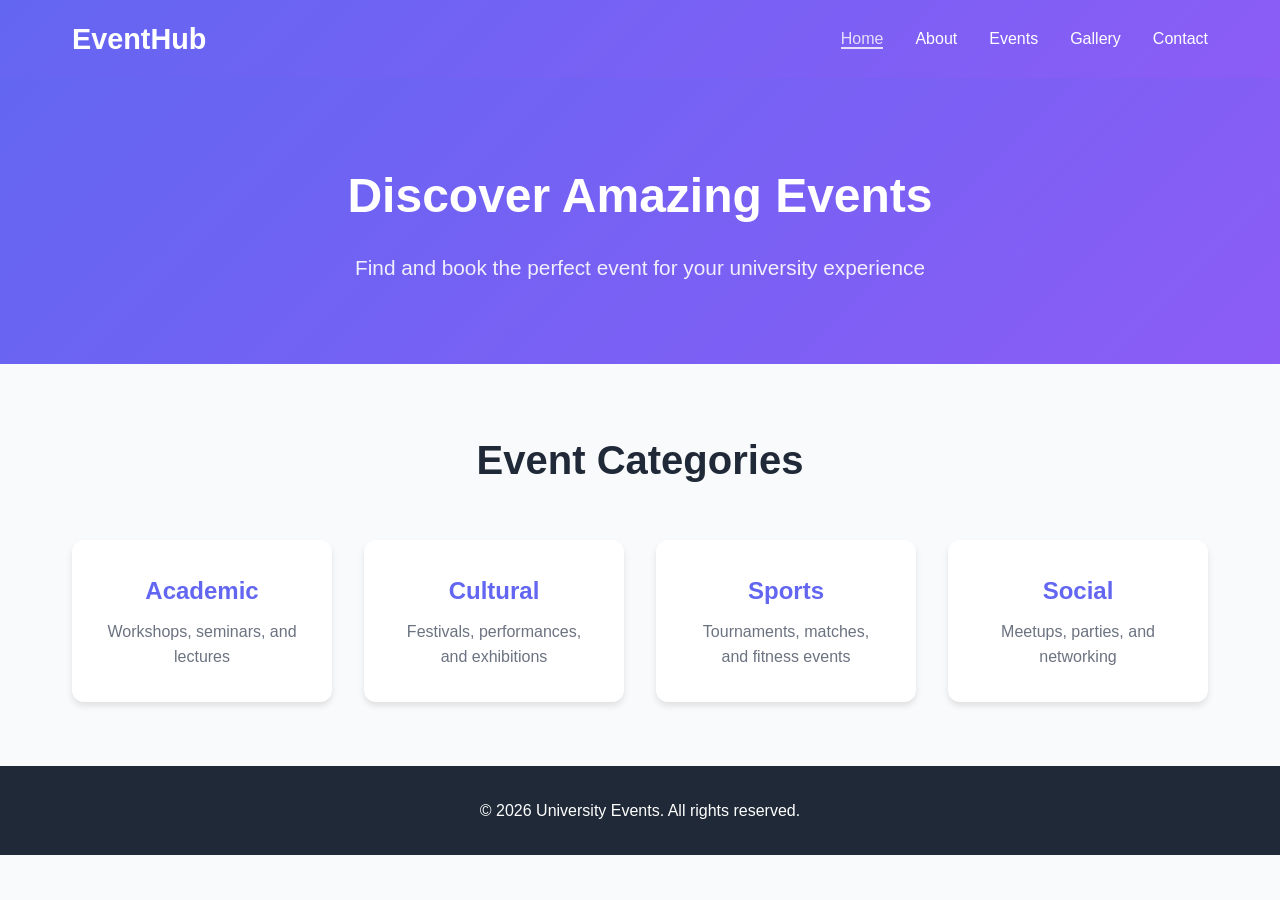
<file: src/index.html>
<!DOCTYPE html>
<html lang="en">
<head>
    <meta charset="UTF-8">
    <meta name="viewport" content="width=device-width, initial-scale=1.0">
    <title>Event Categories - Home</title>
    <link rel="stylesheet" href="../styles/style.css">
</head>
<body>
    <header class="main-header">
        <nav class="navbar">
            <div class="logo">EventHub</div>
            <ul class="nav-links">
                <li><a href="index.html" class="active">Home</a></li>
                <li><a href="destination.html">About</a></li>
                <li><a href="packages.html">Events</a></li>
                <li><a href="gallery.html">Gallery</a></li>
                <li><a href="contact.html">Contact</a></li>
            </ul>
        </nav>
    </header>

    <main>
        <section class="hero">
            <h1>Discover Amazing Events</h1>
            <p>Find and book the perfect event for your university experience</p>
        </section>

        <section class="categories">
            <h2>Event Categories</h2>
            <div class="category-grid">
                <div class="category-card">
                    <h3>Academic</h3>
                    <p>Workshops, seminars, and lectures</p>
                </div>
                <div class="category-card">
                    <h3>Cultural</h3>
                    <p>Festivals, performances, and exhibitions</p>
                </div>
                <div class="category-card">
                    <h3>Sports</h3>
                    <p>Tournaments, matches, and fitness events</p>
                </div>
                <div class="category-card">
                    <h3>Social</h3>
                    <p>Meetups, parties, and networking</p>
                </div>
            </div>
        </section>
    </main>

    <footer>
        <p>&copy; 2026 University Events. All rights reserved.</p>
    </footer>
</body>
</html>
</file>
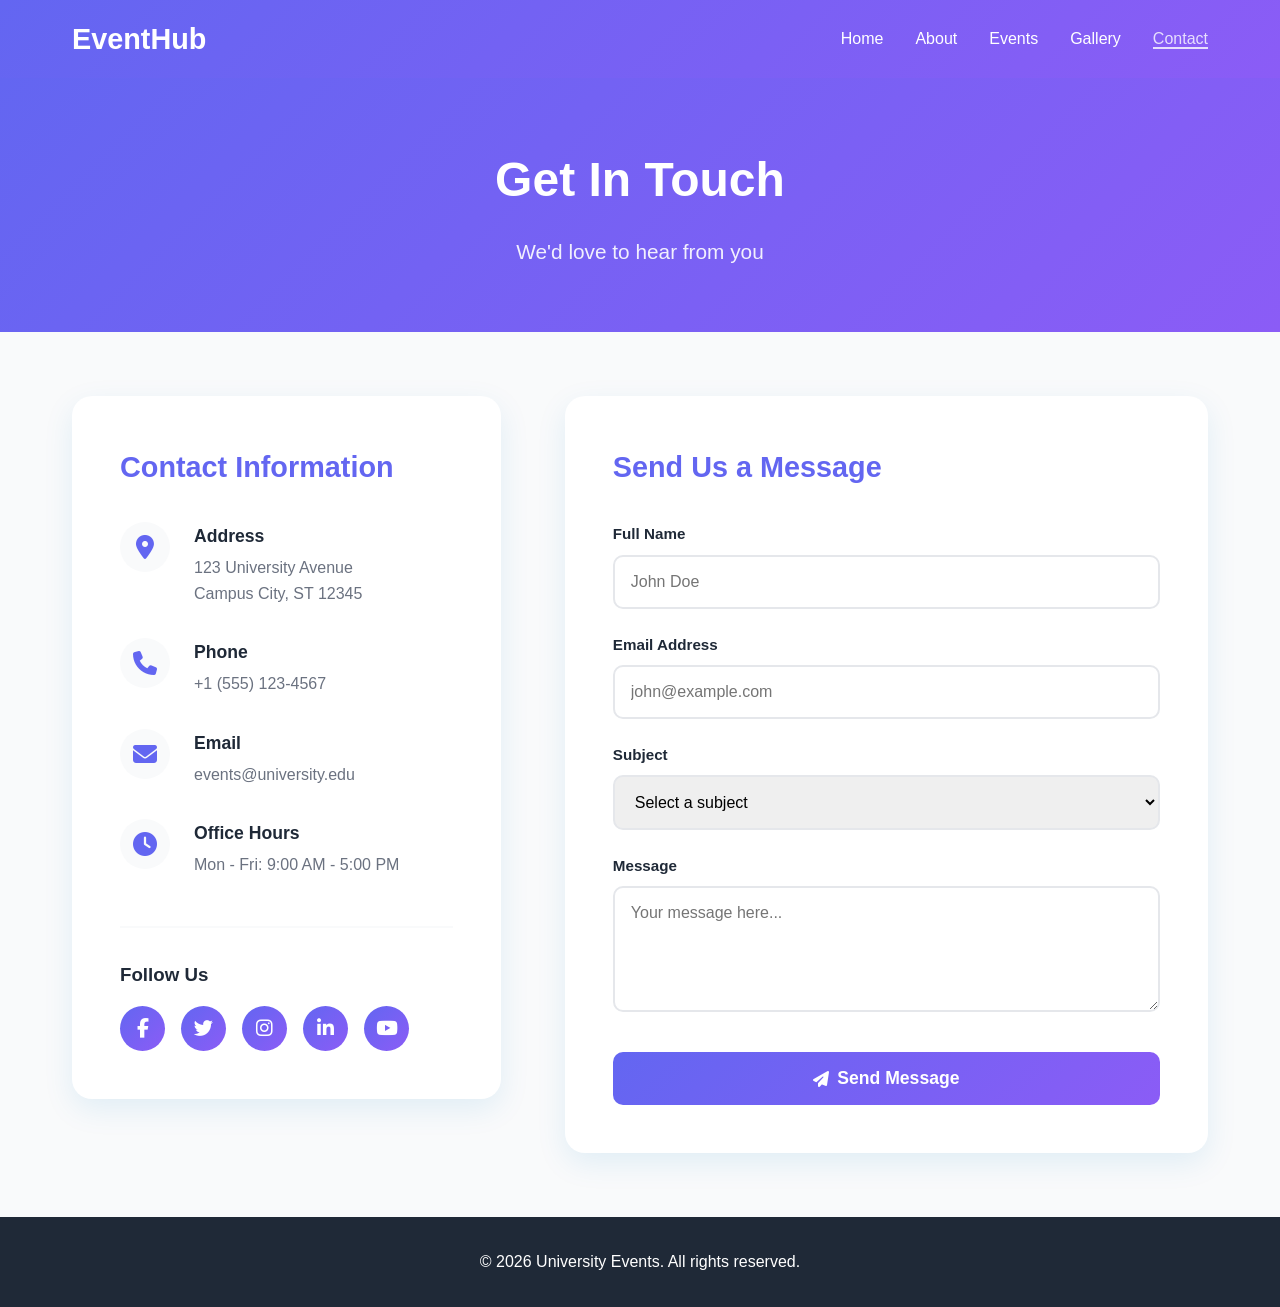
<file: src/contact.html>
<!DOCTYPE html>
<html lang="en">
<head>
    <meta charset="UTF-8">
    <meta name="viewport" content="width=device-width, initial-scale=1.0">
    <title>Contact Us</title>
    <link rel="stylesheet" href="../styles/style.css">
    <link rel="stylesheet" href="https://cdnjs.cloudflare.com/ajax/libs/font-awesome/6.4.0/css/all.min.css">
</head>
<body>
    <header class="page-header">
        <nav class="navbar">
            <div class="logo">EventHub</div>
            <ul class="nav-links">
                <li><a href="index.html">Home</a></li>
                <li><a href="destination.html">About</a></li>
                <li><a href="packages.html">Events</a></li>
                <li><a href="gallery.html">Gallery</a></li>
                <li><a href="contact.html" class="active">Contact</a></li>
            </ul>
        </nav>
    </header>

    <main>
        <section class="contact-hero">
            <h1>Get In Touch</h1>
            <p>We'd love to hear from you</p>
        </section>

        <section class="contact-container">
            <div class="contact-info">
                <h2>Contact Information</h2>
                <div class="info-item">
                    <i class="fas fa-map-marker-alt"></i>
                    <div>
                        <h3>Address</h3>
                        <p>123 University Avenue<br>Campus City, ST 12345</p>
                    </div>
                </div>
                <div class="info-item">
                    <i class="fas fa-phone"></i>
                    <div>
                        <h3>Phone</h3>
                        <p>+1 (555) 123-4567</p>
                    </div>
                </div>
                <div class="info-item">
                    <i class="fas fa-envelope"></i>
                    <div>
                        <h3>Email</h3>
                        <p>events@university.edu</p>
                    </div>
                </div>
                <div class="info-item">
                    <i class="fas fa-clock"></i>
                    <div>
                        <h3>Office Hours</h3>
                        <p>Mon - Fri: 9:00 AM - 5:00 PM</p>
                    </div>
                </div>

                <div class="social-links">
                    <h3>Follow Us</h3>
                    <div class="social-icons">
                        <a href="#" class="social-icon"><i class="fab fa-facebook-f"></i></a>
                        <a href="#" class="social-icon"><i class="fab fa-twitter"></i></a>
                        <a href="#" class="social-icon"><i class="fab fa-instagram"></i></a>
                        <a href="#" class="social-icon"><i class="fab fa-linkedin-in"></i></a>
                        <a href="#" class="social-icon"><i class="fab fa-youtube"></i></a>
                    </div>
                </div>
            </div>

            <div class="contact-form-container">
                <h2>Send Us a Message</h2>
                <form class="contact-form" action="#" method="POST">
                    <div class="form-group">
                        <label for="name">Full Name</label>
                        <input type="text" id="name" name="name" required placeholder="John Doe">
                    </div>
                    
                    <div class="form-group">
                        <label for="email">Email Address</label>
                        <input type="email" id="email" name="email" required placeholder="john@example.com">
                    </div>
                    
                    <div class="form-group">
                        <label for="subject">Subject</label>
                        <select id="subject" name="subject" required>
                            <option value="">Select a subject</option>
                            <option value="general">General Inquiry</option>
                            <option value="event">Event Question</option>
                            <option value="booking">Booking Issue</option>
                            <option value="feedback">Feedback</option>
                            <option value="other">Other</option>
                        </select>
                    </div>
                    
                    <div class="form-group">
                        <label for="message">Message</label>
                        <textarea id="message" name="message" rows="5" required placeholder="Your message here..."></textarea>
                    </div>
                    
                    <button type="submit" class="submit-btn">
                        <i class="fas fa-paper-plane"></i> Send Message
                    </button>
                </form>
            </div>
        </section>
    </main>

    <footer>
        <p>&copy; 2026 University Events. All rights reserved.</p>
    </footer>
</body>
</html>
</file>
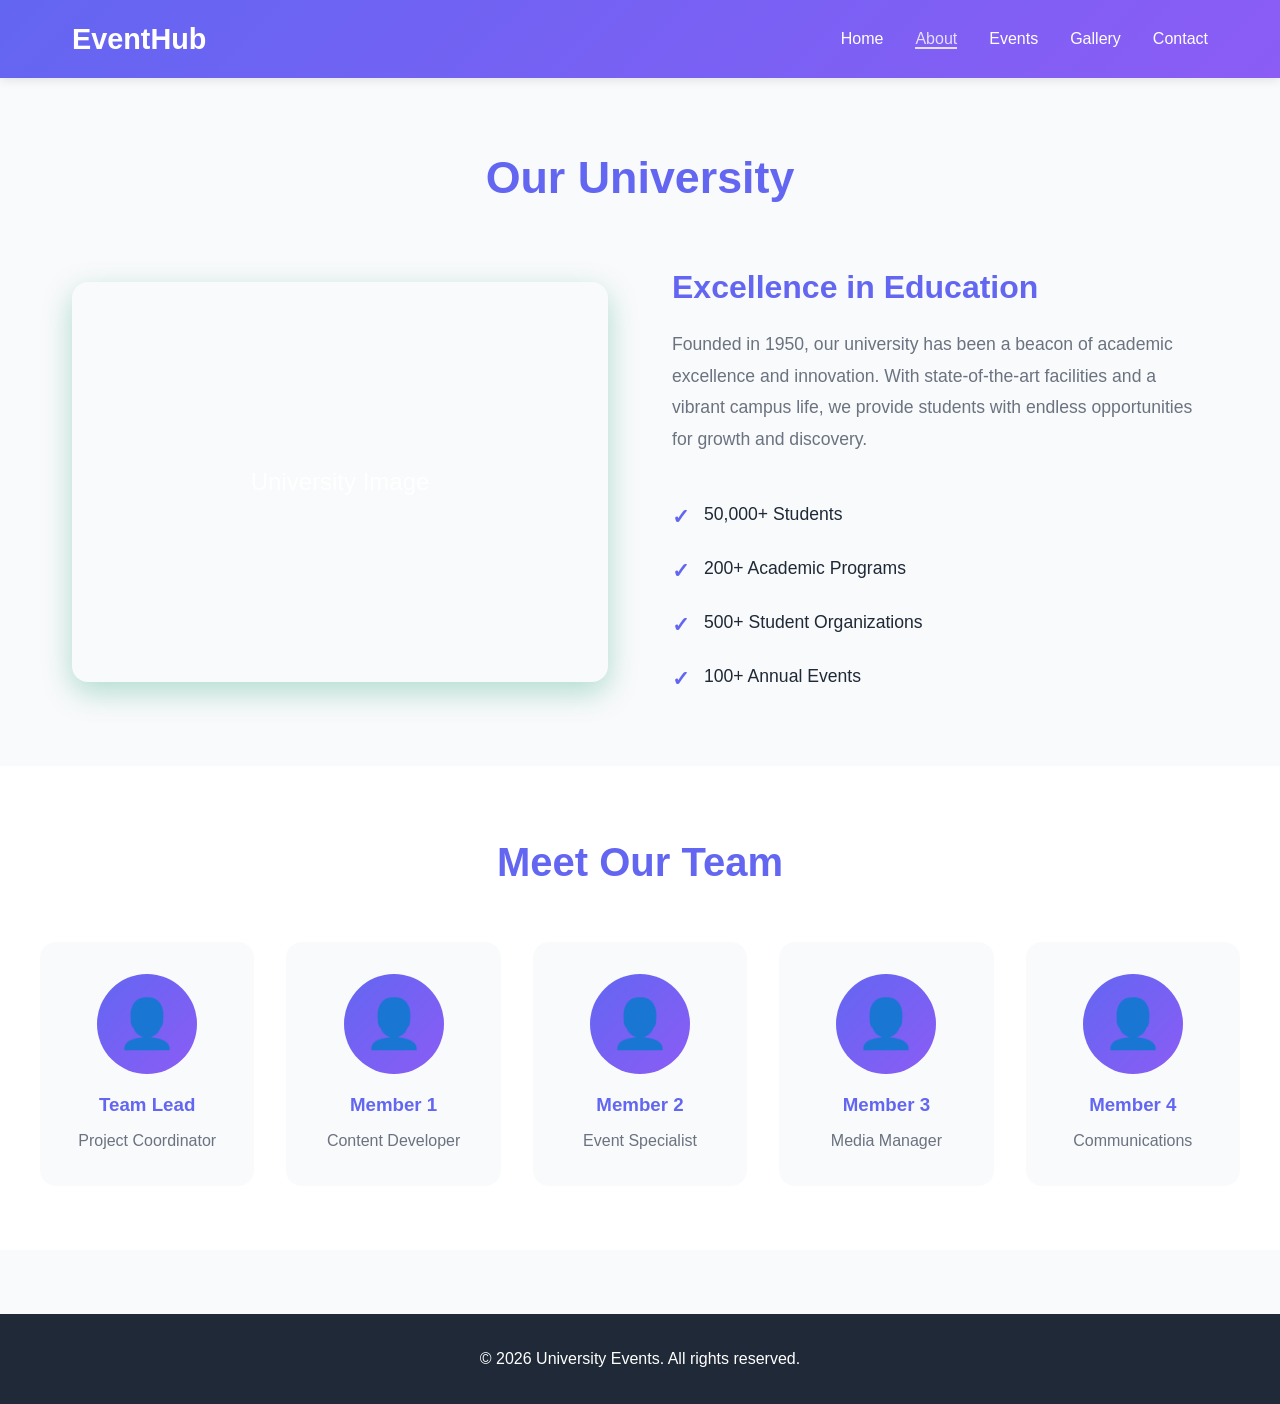
<file: src/destination.html>
<!DOCTYPE html>
<html lang="en">
<head>
    <meta charset="UTF-8">
    <meta name="viewport" content="width=device-width, initial-scale=1.0">
    <title>About Us - Destination</title>
    <link rel="stylesheet" href="../styles/style.css">
</head>
<body>
    <header class="page-header">
        <nav class="navbar">
            <div class="logo">EventHub</div>
            <ul class="nav-links">
                <li><a href="index.html">Home</a></li>
                <li><a href="destination.html" class="active">About</a></li>
                <li><a href="packages.html">Events</a></li>
                <li><a href="gallery.html">Gallery</a></li>
                <li><a href="contact.html">Contact</a></li>
            </ul>
        </nav>
    </header>

    <main>
        <section class="university-intro">
            <h1>Our University</h1>
            <div class="uni-content">
                <div class="uni-image">
                    <div class="placeholder-img">University Image</div>
                </div>
                <div class="uni-text">
                    <h2>Excellence in Education</h2>
                    <p>Founded in 1950, our university has been a beacon of academic excellence and innovation. With state-of-the-art facilities and a vibrant campus life, we provide students with endless opportunities for growth and discovery.</p>
                    <ul class="highlights">
                        <li>50,000+ Students</li>
                        <li>200+ Academic Programs</li>
                        <li>500+ Student Organizations</li>
                        <li>100+ Annual Events</li>
                    </ul>
                </div>
            </div>
        </section>

        <section class="team-section">
            <h2>Meet Our Team</h2>
            <div class="team-grid">
                <div class="team-member">
                    <div class="member-avatar">👤</div>
                    <h3>Team Lead</h3>
                    <p>Project Coordinator</p>
                </div>
                <div class="team-member">
                    <div class="member-avatar">👤</div>
                    <h3>Member 1</h3>
                    <p>Content Developer</p>
                </div>
                <div class="team-member">
                    <div class="member-avatar">👤</div>
                    <h3>Member 2</h3>
                    <p>Event Specialist</p>
                </div>
                <div class="team-member">
                    <div class="member-avatar">👤</div>
                    <h3>Member 3</h3>
                    <p>Media Manager</p>
                </div>
                <div class="team-member">
                    <div class="member-avatar">👤</div>
                    <h3>Member 4</h3>
                    <p>Communications</p>
                </div>
            </div>
        </section>
    </main>

    <footer>
        <p>&copy; 2026 University Events. All rights reserved.</p>
    </footer>
</body>
</html>
</file>
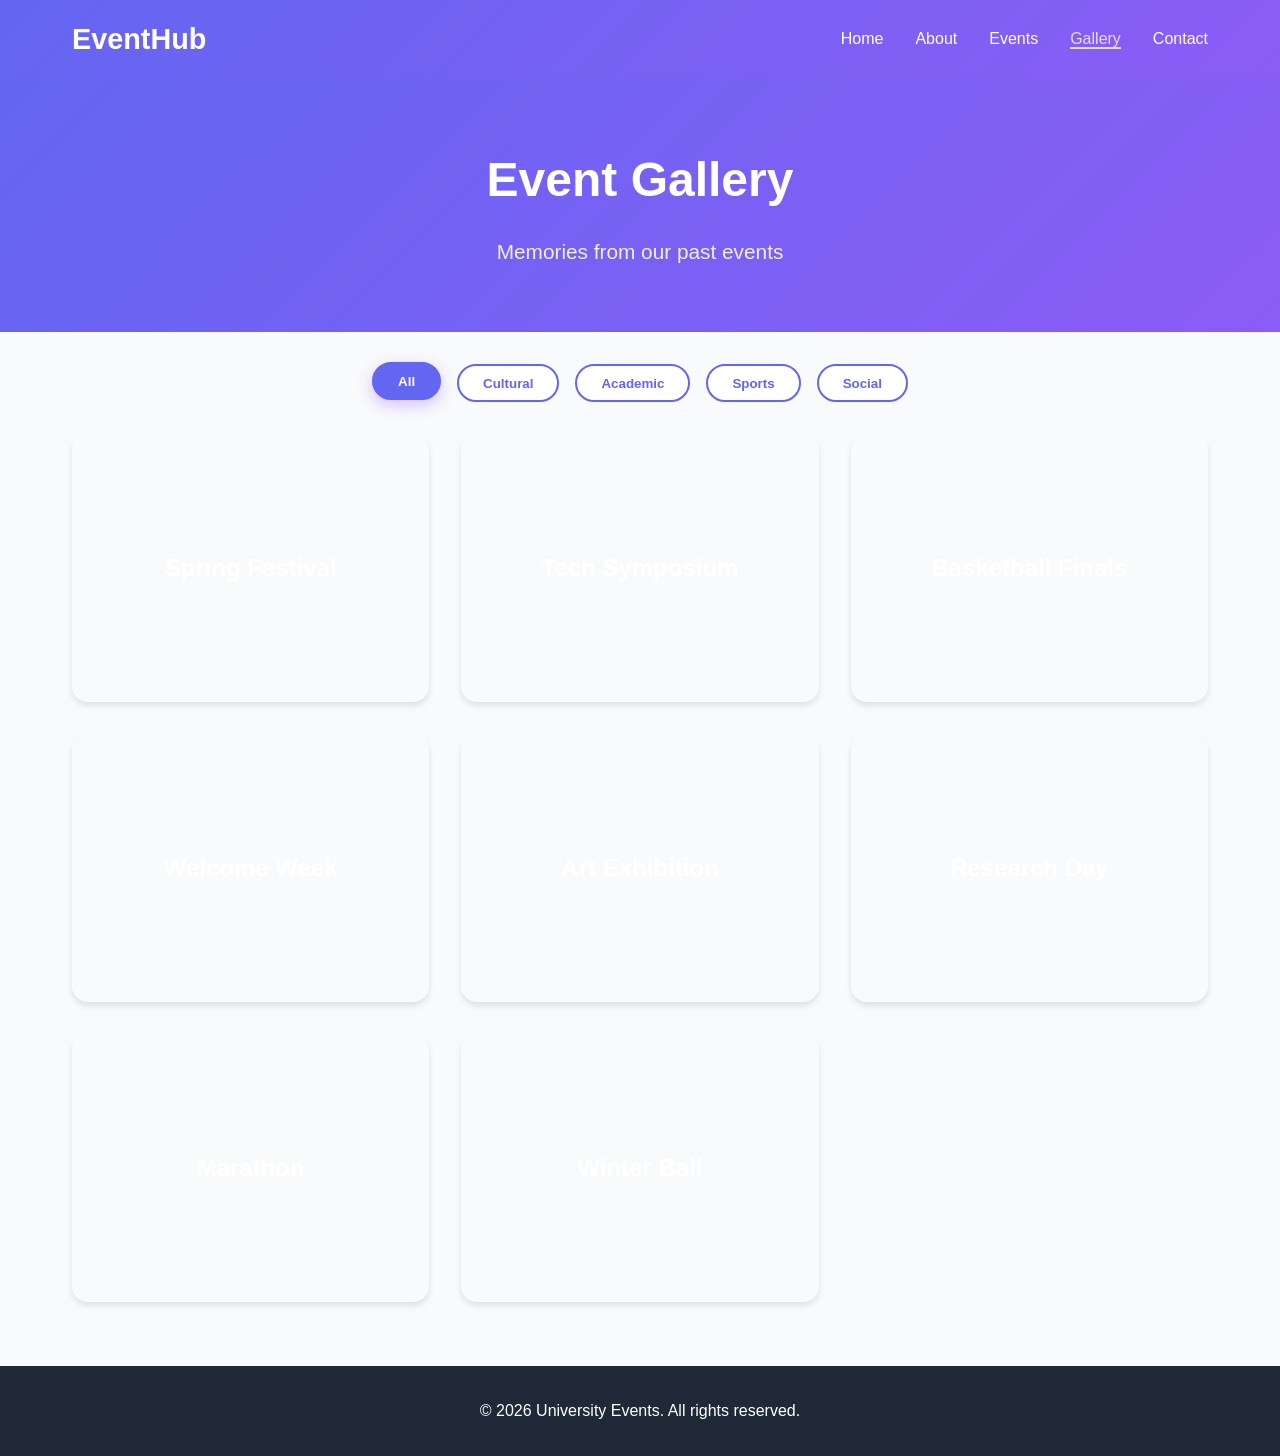
<file: src/gallery.html>
<!DOCTYPE html>
<html lang="en">
<head>
    <meta charset="UTF-8">
    <meta name="viewport" content="width=device-width, initial-scale=1.0">
    <title>Event Gallery</title>
    <link rel="stylesheet" href="../styles/style.css">
</head>
<body>
    <header class="page-header">
        <nav class="navbar">
            <div class="logo">EventHub</div>
            <ul class="nav-links">
                <li><a href="index.html">Home</a></li>
                <li><a href="destination.html">About</a></li>
                <li><a href="packages.html">Events</a></li>
                <li><a href="gallery.html" class="active">Gallery</a></li>
                <li><a href="contact.html">Contact</a></li>
            </ul>
        </nav>
    </header>

    <main>
        <section class="gallery-header">
            <h1>Event Gallery</h1>
            <p>Memories from our past events</p>
        </section>

        <section class="gallery-filters">
            <button class="filter-btn active" data-filter="all">All</button>
            <button class="filter-btn" data-filter="cultural">Cultural</button>
            <button class="filter-btn" data-filter="academic">Academic</button>
            <button class="filter-btn" data-filter="sports">Sports</button>
            <button class="filter-btn" data-filter="social">Social</button>
        </section>

        <section class="gallery-grid">
            <div class="gallery-item" data-category="cultural">
                <div class="image-placeholder cultural">Spring Festival</div>
                <div class="overlay">
                    <h3>Spring Festival 2025</h3>
                    <p>Cultural Celebration</p>
                </div>
            </div>
            
            <div class="gallery-item" data-category="academic">
                <div class="image-placeholder academic">Tech Symposium</div>
                <div class="overlay">
                    <h3>Tech Symposium</h3>
                    <p>Academic Conference</p>
                </div>
            </div>
            
            <div class="gallery-item" data-category="sports">
                <div class="image-placeholder sports">Basketball Finals</div>
                <div class="overlay">
                    <h3>Championship Game</h3>
                    <p>Sports Event</p>
                </div>
            </div>
            
            <div class="gallery-item" data-category="social">
                <div class="image-placeholder social">Welcome Week</div>
                <div class="overlay">
                    <h3>Freshman Orientation</h3>
                    <p>Social Gathering</p>
                </div>
            </div>
            
            <div class="gallery-item" data-category="cultural">
                <div class="image-placeholder cultural">Art Exhibition</div>
                <div class="overlay">
                    <h3>Student Art Show</h3>
                    <p>Cultural Event</p>
                </div>
            </div>
            
            <div class="gallery-item" data-category="academic">
                <div class="image-placeholder academic">Research Day</div>
                <div class="overlay">
                    <h3>Research Presentation</h3>
                    <p>Academic Showcase</p>
                </div>
            </div>
            
            <div class="gallery-item" data-category="sports">
                <div class="image-placeholder sports">Marathon</div>
                <div class="overlay">
                    <h3>Campus Marathon</h3>
                    <p>Fitness Event</p>
                </div>
            </div>
            
            <div class="gallery-item" data-category="social">
                <div class="image-placeholder social">Winter Ball</div>
                <div class="overlay">
                    <h3>Winter Formal</h3>
                    <p>Social Dance</p>
                </div>
            </div>
        </section>
    </main>

    <footer>
        <p>&copy; 2026 University Events. All rights reserved.</p>
    </footer>
</body>
</html>
</file>
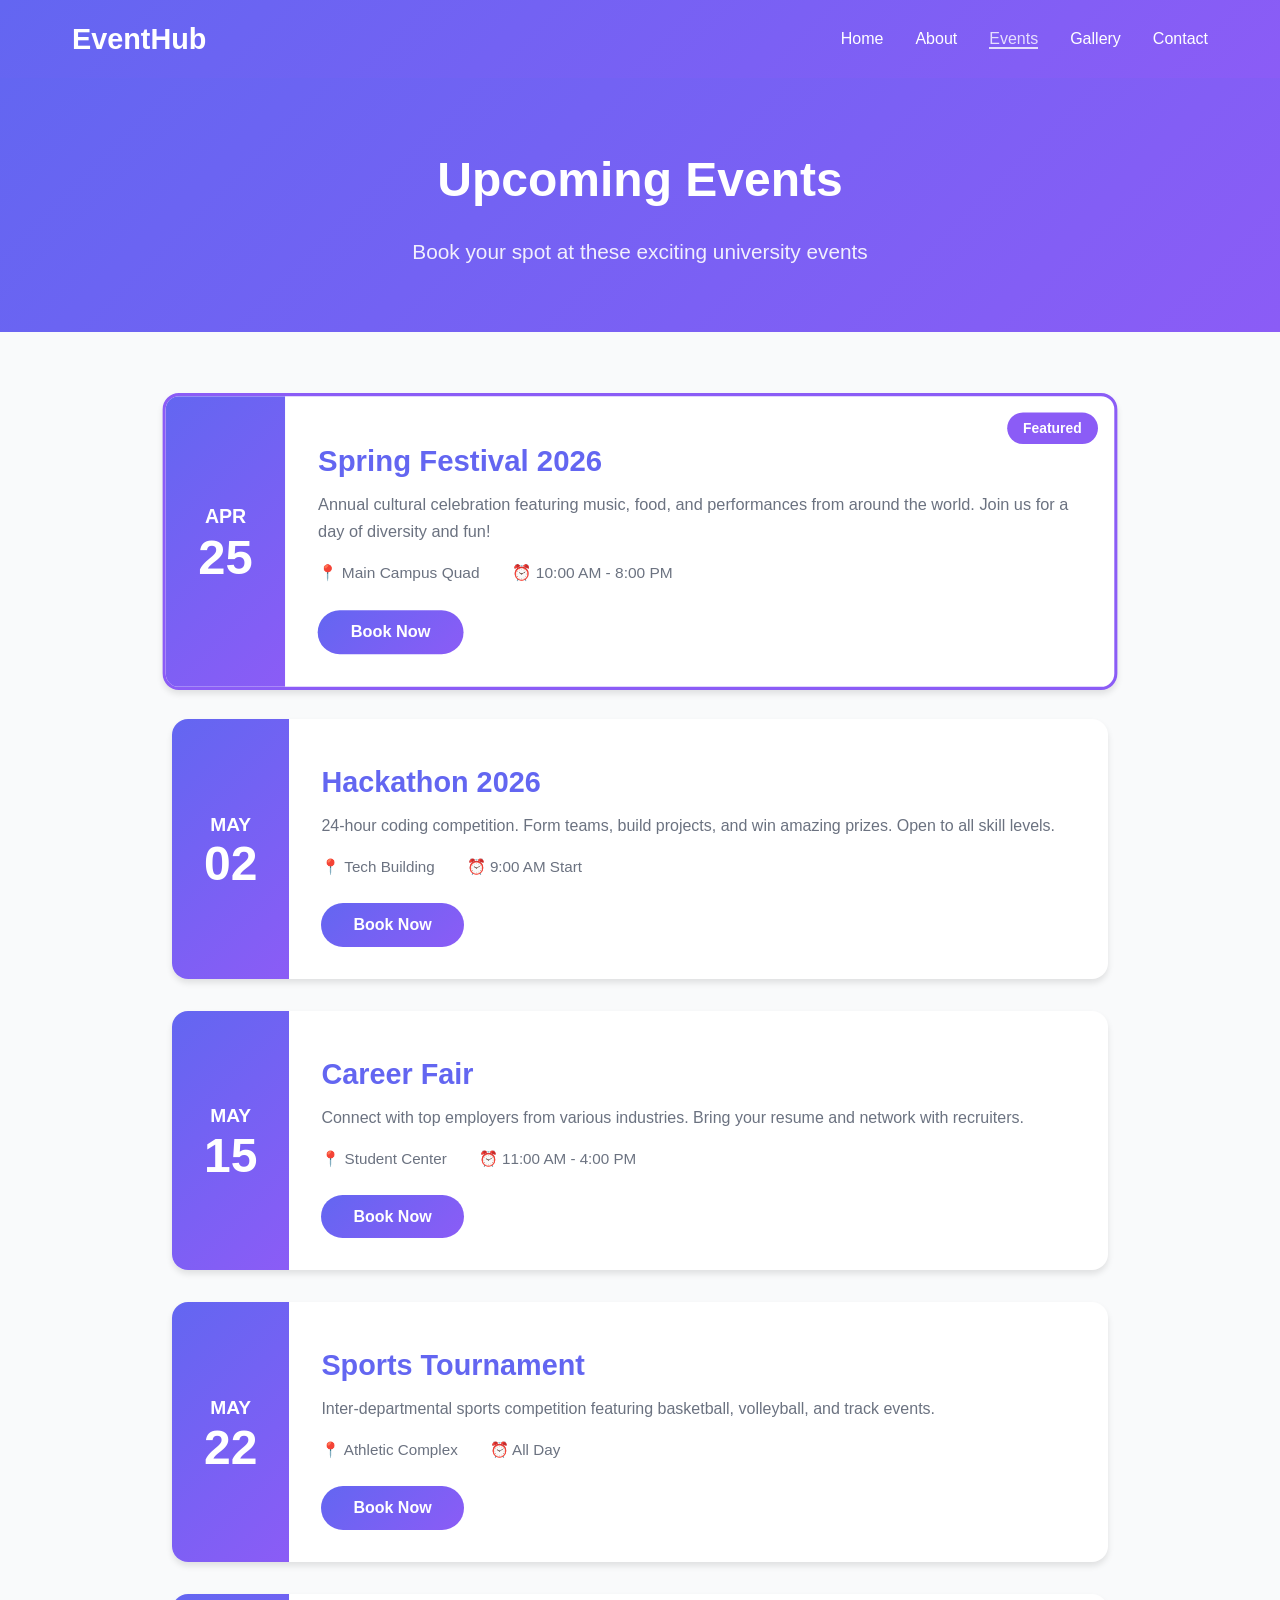
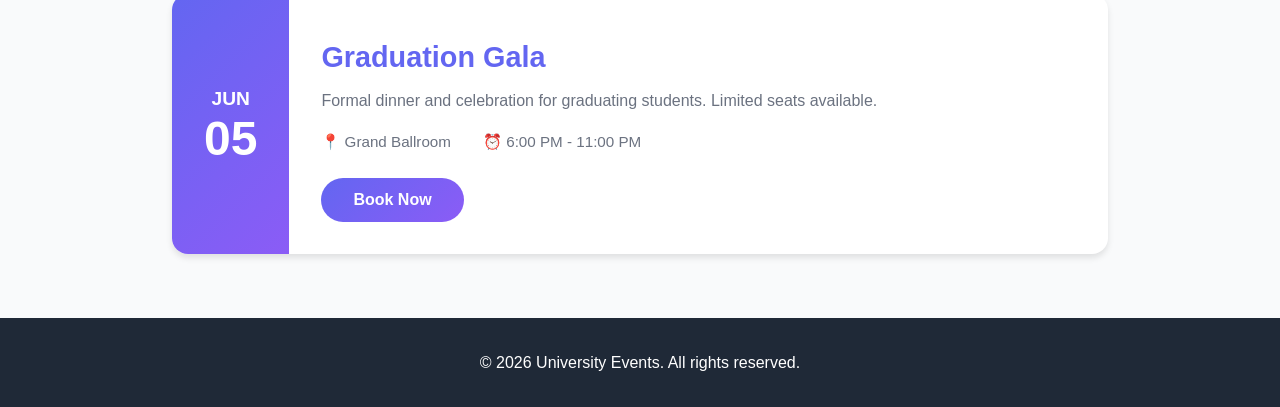
<file: src/packages.html>
<!DOCTYPE html>
<html lang="en">
<head>
    <meta charset="UTF-8">
    <meta name="viewport" content="width=device-width, initial-scale=1.0">
    <title>Event Packages</title>
    <link rel="stylesheet" href="../styles/style.css">
</head>
<body>
    <header class="page-header">
        <nav class="navbar">
            <div class="logo">EventHub</div>
            <ul class="nav-links">
                <li><a href="index.html">Home</a></li>
                <li><a href="destination.html">About</a></li>
                <li><a href="packages.html" class="active">Events</a></li>
                <li><a href="gallery.html">Gallery</a></li>
                <li><a href="contact.html">Contact</a></li>
            </ul>
        </nav>
    </header>

    <main>
        <section class="packages-hero">
            <h1>Upcoming Events</h1>
            <p>Book your spot at these exciting university events</p>
        </section>

        <section class="events-container">
            <div class="event-card featured">
                <div class="event-date">
                    <span class="month">APR</span>
                    <span class="day">25</span>
                </div>
                <div class="event-details">
                    <span class="event-tag">Featured</span>
                    <h2>Spring Festival 2026</h2>
                    <p class="event-desc">Annual cultural celebration featuring music, food, and performances from around the world. Join us for a day of diversity and fun!</p>
                    <div class="event-meta">
                        <span>📍 Main Campus Quad</span>
                        <span>⏰ 10:00 AM - 8:00 PM</span>
                    </div>
                    <button class="book-btn">Book Now</button>
                </div>
            </div>

            <div class="event-card">
                <div class="event-date">
                    <span class="month">MAY</span>
                    <span class="day">02</span>
                </div>
                <div class="event-details">
                    <h2>Hackathon 2026</h2>
                    <p class="event-desc">24-hour coding competition. Form teams, build projects, and win amazing prizes. Open to all skill levels.</p>
                    <div class="event-meta">
                        <span>📍 Tech Building</span>
                        <span>⏰ 9:00 AM Start</span>
                    </div>
                    <button class="book-btn">Book Now</button>
                </div>
            </div>

            <div class="event-card">
                <div class="event-date">
                    <span class="month">MAY</span>
                    <span class="day">15</span>
                </div>
                <div class="event-details">
                    <h2>Career Fair</h2>
                    <p class="event-desc">Connect with top employers from various industries. Bring your resume and network with recruiters.</p>
                    <div class="event-meta">
                        <span>📍 Student Center</span>
                        <span>⏰ 11:00 AM - 4:00 PM</span>
                    </div>
                    <button class="book-btn">Book Now</button>
                </div>
            </div>

            <div class="event-card">
                <div class="event-date">
                    <span class="month">MAY</span>
                    <span class="day">22</span>
                </div>
                <div class="event-details">
                    <h2>Sports Tournament</h2>
                    <p class="event-desc">Inter-departmental sports competition featuring basketball, volleyball, and track events.</p>
                    <div class="event-meta">
                        <span>📍 Athletic Complex</span>
                        <span>⏰ All Day</span>
                    </div>
                    <button class="book-btn">Book Now</button>
                </div>
            </div>

            <div class="event-card">
                <div class="event-date">
                    <span class="month">JUN</span>
                    <span class="day">05</span>
                </div>
                <div class="event-details">
                    <h2>Graduation Gala</h2>
                    <p class="event-desc">Formal dinner and celebration for graduating students. Limited seats available.</p>
                    <div class="event-meta">
                        <span>📍 Grand Ballroom</span>
                        <span>⏰ 6:00 PM - 11:00 PM</span>
                    </div>
                    <button class="book-btn">Book Now</button>
                </div>
            </div>
        </section>
    </main>

    <footer>
        <p>&copy; 2026 University Events. All rights reserved.</p>
    </footer>
</body>
</html>
</file>
<file: styles/style.css>
/* index.css - Homepage Styles */
:root {
    --primary-color: #6366f1;
    --secondary-color: #8b5cf6;
    --text-dark: #1f2937;
    --text-light: #6b7280;
    --bg-light: #f9fafb;
    --white: #ffffff;
}

* {
    margin: 0;
    padding: 0;
    box-sizing: border-box;
}

body {
    font-family: 'Segoe UI', Tahoma, Geneva, Verdana, sans-serif;
    line-height: 1.6;
    color: var(--text-dark);
    background-color: var(--bg-light);
}

/* Header & Navigation */
.main-header {
    background: linear-gradient(135deg, var(--primary-color), var(--secondary-color));
    color: var(--white);
    padding: 1rem 0;
    box-shadow: 0 2px 10px rgba(0,0,0,0.1);
}

.navbar {
    max-width: 1200px;
    margin: 0 auto;
    padding: 0 2rem;
    display: flex;
    justify-content: space-between;
    align-items: center;
}

.logo {
    font-size: 1.8rem;
    font-weight: bold;
}

.nav-links {
    display: flex;
    list-style: none;
    gap: 2rem;
}

.nav-links a {
    color: var(--white);
    text-decoration: none;
    font-weight: 500;
    transition: opacity 0.3s;
}

.nav-links a:hover,
.nav-links a.active {
    opacity: 0.8;
    border-bottom: 2px solid var(--white);
}

/* Hero Section */
.hero {
    text-align: center;
    padding: 5rem 2rem;
    background: linear-gradient(135deg, var(--primary-color), var(--secondary-color));
    color: var(--white);
}

.hero h1 {
    font-size: 3rem;
    margin-bottom: 1rem;
}

.hero p {
    font-size: 1.3rem;
    opacity: 0.9;
}

/* Categories Section */
.categories {
    max-width: 1200px;
    margin: 4rem auto;
    padding: 0 2rem;
}

.categories h2 {
    text-align: center;
    font-size: 2.5rem;
    margin-bottom: 3rem;
    color: var(--text-dark);
}

.category-grid {
    display: grid;
    grid-template-columns: repeat(auto-fit, minmax(250px, 1fr));
    gap: 2rem;
}

.category-card {
    background: var(--white);
    padding: 2rem;
    border-radius: 12px;
    box-shadow: 0 4px 6px rgba(0,0,0,0.1);
    text-align: center;
    transition: transform 0.3s, box-shadow 0.3s;
}

.category-card:hover {
    transform: translateY(-5px);
    box-shadow: 0 10px 20px rgba(0,0,0,0.15);
}

.category-card h3 {
    color: var(--primary-color);
    font-size: 1.5rem;
    margin-bottom: 0.5rem;
}

.category-card p {
    color: var(--text-light);
}

/* Footer */
footer {
    text-align: center;
    padding: 2rem;
    background-color: var(--text-dark);
    color: var(--white);
    margin-top: 4rem;
}

/* Responsive */
@media (max-width: 768px) {
    .navbar {
        flex-direction: column;
        gap: 1rem;
    }
    
    .hero h1 {
        font-size: 2rem;
    }
    
    .nav-links {
        gap: 1rem;
    }
}







/* contact.css - Contact Page Styles */

/* Header */
.page-header {
    background: linear-gradient(135deg, var(--primary-color), var(--secondary-color));
    color: var(--white);
    padding: 1rem 0;
    box-shadow: 0 2px 10px rgba(0,0,0,0.1);
}

.navbar {
    max-width: 1200px;
    margin: 0 auto;
    padding: 0 2rem;
    display: flex;
    justify-content: space-between;
    align-items: center;
}

.logo {
    font-size: 1.8rem;
    font-weight: bold;
}

.nav-links {
    display: flex;
    list-style: none;
    gap: 2rem;
}

.nav-links a {
    color: var(--white);
    text-decoration: none;
    font-weight: 500;
    transition: opacity 0.3s;
}

.nav-links a:hover,
.nav-links a.active {
    opacity: 0.8;
    border-bottom: 2px solid var(--white);
}

/* Contact Hero */
.contact-hero {
    text-align: center;
    padding: 4rem 2rem;
    background: linear-gradient(135deg, var(--primary-color), var(--secondary-color));
    color: var(--white);
}

.contact-hero h1 {
    font-size: 3rem;
    margin-bottom: 1rem;
}

.contact-hero p {
    font-size: 1.3rem;
    opacity: 0.9;
}

/* Contact Container */
.contact-container {
    max-width: 1200px;
    margin: 4rem auto;
    padding: 0 2rem;
    display: grid;
    grid-template-columns: 1fr 1.5fr;
    gap: 4rem;
}

/* Contact Info */
.contact-info {
    background: var(--white);
    padding: 3rem;
    border-radius: 20px;
    box-shadow: 0 10px 30px rgba(2, 132, 199, 0.1);
    height: fit-content;
}

.contact-info h2 {
    color: var(--primary-color);
    font-size: 1.8rem;
    margin-bottom: 2rem;
}

.info-item {
    display: flex;
    align-items: flex-start;
    gap: 1.5rem;
    margin-bottom: 2rem;
}

.info-item i {
    font-size: 1.5rem;
    color: var(--primary-color);
    width: 50px;
    height: 50px;
    background: var(--bg-light);
    border-radius: 50%;
    display: flex;
    align-items: center;
    justify-content: center;
    flex-shrink: 0;
}

.info-item h3 {
    color: var(--text-dark);
    font-size: 1.1rem;
    margin-bottom: 0.3rem;
}

.info-item p {
    color: var(--text-light);
    line-height: 1.6;
}

/* Social Links */
.social-links {
    margin-top: 3rem;
    padding-top: 2rem;
    border-top: 2px solid var(--bg-light);
}

.social-links h3 {
    color: var(--text-dark);
    margin-bottom: 1rem;
}

.social-icons {
    display: flex;
    gap: 1rem;
}

.social-icon {
    width: 45px;
    height: 45px;
    background: linear-gradient(135deg, var(--primary-color), var(--secondary-color));
    color: var(--white);
    border-radius: 50%;
    display: flex;
    align-items: center;
    justify-content: center;
    text-decoration: none;
    font-size: 1.2rem;
    transition: transform 0.3s, box-shadow 0.3s;
}

.social-icon:hover {
    transform: translateY(-3px);
    box-shadow: 0 5px 15px rgba(2, 132, 199, 0.4);
}

/* Contact Form */
.contact-form-container {
    background: var(--white);
    padding: 3rem;
    border-radius: 20px;
    box-shadow: 0 10px 30px rgba(2, 132, 199, 0.1);
}

.contact-form-container h2 {
    color: var(--primary-color);
    font-size: 1.8rem;
    margin-bottom: 2rem;
}

.contact-form {
    display: flex;
    flex-direction: column;
    gap: 1.5rem;
}

.form-group {
    display: flex;
    flex-direction: column;
}

.form-group label {
    color: var(--text-dark);
    font-weight: 600;
    margin-bottom: 0.5rem;
    font-size: 0.95rem;
}

.form-group input,
.form-group select,
.form-group textarea {
    padding: 1rem;
    border: 2px solid #e5e7eb;
    border-radius: 10px;
    font-size: 1rem;
    font-family: inherit;
    transition: border-color 0.3s, box-shadow 0.3s;
}

.form-group input:focus,
.form-group select:focus,
.form-group textarea:focus {
    outline: none;
    border-color: var(--primary-color);
    box-shadow: 0 0 0 3px rgba(2, 132, 199, 0.1);
}

.form-group textarea {
    resize: vertical;
    min-height: 120px;
}

.submit-btn {
    background: linear-gradient(135deg, var(--primary-color), var(--secondary-color));
    color: var(--white);
    border: none;
    padding: 1rem 2rem;
    border-radius: 10px;
    font-size: 1.1rem;
    font-weight: bold;
    cursor: pointer;
    display: flex;
    align-items: center;
    justify-content: center;
    gap: 0.5rem;
    transition: transform 0.3s, box-shadow 0.3s;
    margin-top: 1rem;
}

.submit-btn:hover {
    transform: translateY(-2px);
    box-shadow: 0 10px 20px rgba(2, 132, 199, 0.3);
}

.submit-btn i {
    font-size: 1rem;
}

/* Footer */
footer {
    text-align: center;
    padding: 2rem;
    background-color: var(--text-dark);
    color: var(--white);
}

/* Responsive */
@media (max-width: 968px) {
    .contact-container {
        grid-template-columns: 1fr;
    }
    
    .contact-info {
        order: 2;
    }
}

@media (max-width: 768px) {
    .navbar {
        flex-direction: column;
        gap: 1rem;
    }
    
    .social-icons {
        justify-content: center;
    }
}







/* destination.css - About/Destination Page Styles */


/* Header */
.page-header {
    background: linear-gradient(135deg, var(--primary-color), var(--secondary-color));
    color: var(--white);
    padding: 1rem 0;
    box-shadow: 0 2px 10px rgba(0,0,0,0.1);
}

.navbar {
    max-width: 1200px;
    margin: 0 auto;
    padding: 0 2rem;
    display: flex;
    justify-content: space-between;
    align-items: center;
}

.logo {
    font-size: 1.8rem;
    font-weight: bold;
}

.nav-links {
    display: flex;
    list-style: none;
    gap: 2rem;
}

.nav-links a {
    color: var(--white);
    text-decoration: none;
    font-weight: 500;
    transition: opacity 0.3s;
}

.nav-links a:hover,
.nav-links a.active {
    opacity: 0.8;
    border-bottom: 2px solid var(--white);
}

/* University Intro Section */
.university-intro {
    max-width: 1200px;
    margin: 4rem auto;
    padding: 0 2rem;
}

.university-intro h1 {
    text-align: center;
    font-size: 2.8rem;
    color: var(--primary-color);
    margin-bottom: 3rem;
}

.uni-content {
    display: grid;
    grid-template-columns: 1fr 1fr;
    gap: 4rem;
    align-items: center;
}

.placeholder-img {
    width: 100%;
    height: 400px;
    background: linear-gradient(135deg, var(--secondary-color), var(--accent-color));
    border-radius: 16px;
    display: flex;
    align-items: center;
    justify-content: center;
    color: var(--white);
    font-size: 1.5rem;
    box-shadow: 0 10px 30px rgba(5, 150, 105, 0.3);
}

.uni-text h2 {
    font-size: 2rem;
    color: var(--primary-color);
    margin-bottom: 1rem;
}

.uni-text p {
    font-size: 1.1rem;
    color: var(--text-light);
    margin-bottom: 2rem;
    line-height: 1.8;
}

.highlights {
    list-style: none;
}

.highlights li {
    padding: 0.8rem 0;
    padding-left: 2rem;
    position: relative;
    font-size: 1.1rem;
}

.highlights li::before {
    content: "✓";
    position: absolute;
    left: 0;
    color: var(--primary-color);
    font-weight: bold;
    font-size: 1.3rem;
}

/* Team Section */
.team-section {
    background-color: var(--white);
    padding: 4rem 2rem;
    margin-top: 4rem;
}

.team-section h2 {
    text-align: center;
    font-size: 2.5rem;
    color: var(--primary-color);
    margin-bottom: 3rem;
}

.team-grid {
    max-width: 1200px;
    margin: 0 auto;
    display: grid;
    grid-template-columns: repeat(auto-fit, minmax(200px, 1fr));
    gap: 2rem;
}

.team-member {
    text-align: center;
    padding: 2rem;
    background: var(--bg-light);
    border-radius: 16px;
    transition: transform 0.3s;
}

.team-member:hover {
    transform: translateY(-5px);
}

.member-avatar {
    width: 100px;
    height: 100px;
    background: linear-gradient(135deg, var(--primary-color), var(--secondary-color));
    border-radius: 50%;
    margin: 0 auto 1rem;
    display: flex;
    align-items: center;
    justify-content: center;
    font-size: 3rem;
}

.team-member h3 {
    color: var(--primary-color);
    margin-bottom: 0.5rem;
}

.team-member p {
    color: var(--text-light);
}

/* Footer */
footer {
    text-align: center;
    padding: 2rem;
    background-color: var(--text-dark);
    color: var(--white);
}

/* Responsive */
@media (max-width: 768px) {
    .uni-content {
        grid-template-columns: 1fr;
        gap: 2rem;
    }
    
    .navbar {
        flex-direction: column;
        gap: 1rem;
    }
}

/* gallery.css - Gallery Page Styles */
/* Header */
.page-header {
    background: linear-gradient(135deg, var(--primary-color), var(--secondary-color));
    color: var(--white);
    padding: 1rem 0;
    box-shadow: 0 2px 10px rgba(0,0,0,0.1);
}

.navbar {
    max-width: 1200px;
    margin: 0 auto;
    padding: 0 2rem;
    display: flex;
    justify-content: space-between;
    align-items: center;
}

.logo {
    font-size: 1.8rem;
    font-weight: bold;
}

.nav-links {
    display: flex;
    list-style: none;
    gap: 2rem;
}

.nav-links a {
    color: var(--white);
    text-decoration: none;
    font-weight: 500;
    transition: opacity 0.3s;
}

.nav-links a:hover,
.nav-links a.active {
    opacity: 0.8;
    border-bottom: 2px solid var(--white);
}

/* Gallery Header */
.gallery-header {
    text-align: center;
    padding: 4rem 2rem;
    background: linear-gradient(135deg, var(--primary-color), var(--secondary-color));
    color: var(--white);
}

.gallery-header h1 {
    font-size: 3rem;
    margin-bottom: 1rem;
}

.gallery-header p {
    font-size: 1.3rem;
    opacity: 0.9;
}

/* Filter Buttons */
.gallery-filters {
    max-width: 1200px;
    margin: 2rem auto;
    padding: 0 2rem;
    display: flex;
    justify-content: center;
    gap: 1rem;
    flex-wrap: wrap;
}

.filter-btn {
    padding: 0.6rem 1.5rem;
    border: 2px solid var(--primary-color);
    background: var(--white);
    color: var(--primary-color);
    border-radius: 25px;
    cursor: pointer;
    font-weight: 600;
    transition: all 0.3s;
}

.filter-btn:hover,
.filter-btn.active {
    background: var(--primary-color);
    color: var(--white);
    transform: translateY(-2px);
    box-shadow: 0 5px 15px rgba(124, 58, 237, 0.3);
}

/* Gallery Grid */
.gallery-grid {
    max-width: 1200px;
    margin: 2rem auto 4rem;
    padding: 0 2rem;
    display: grid;
    grid-template-columns: repeat(auto-fill, minmax(280px, 1fr));
    gap: 2rem;
}

/* Gallery Item */
.gallery-item {
    position: relative;
    border-radius: 16px;
    overflow: hidden;
    box-shadow: 0 4px 6px rgba(0,0,0,0.1);
    cursor: pointer;
    transition: transform 0.3s;
    aspect-ratio: 4/3;
}

.gallery-item:hover {
    transform: scale(1.03);
}

.image-placeholder {
    width: 100%;
    height: 100%;
    display: flex;
    align-items: center;
    justify-content: center;
    color: var(--white);
    font-size: 1.5rem;
    font-weight: bold;
    text-align: center;
    padding: 1rem;
}

.image-placeholder.cultural {
    background: linear-gradient(135deg, var(--cultural), #fbbf24);
}

.image-placeholder.academic {
    background: linear-gradient(135deg, var(--academic), #60a5fa);
}

.image-placeholder.sports {
    background: linear-gradient(135deg, var(--sports), #34d399);
}

.image-placeholder.social {
    background: linear-gradient(135deg, var(--social), #f472b6);
}

/* Overlay */
.overlay {
    position: absolute;
    bottom: 0;
    left: 0;
    right: 0;
    background: linear-gradient(to top, rgba(0,0,0,0.8), transparent);
    color: var(--white);
    padding: 2rem 1.5rem 1.5rem;
    transform: translateY(100%);
    transition: transform 0.3s;
}

.gallery-item:hover .overlay {
    transform: translateY(0);
}

.overlay h3 {
    font-size: 1.3rem;
    margin-bottom: 0.3rem;
}

.overlay p {
    font-size: 0.95rem;
    opacity: 0.9;
}

/* Footer */
footer {
    text-align: center;
    padding: 2rem;
    background-color: var(--text-dark);
    color: var(--white);
}

/* Responsive */
@media (max-width: 768px) {
    .gallery-grid {
        grid-template-columns: 1fr;
    }
    
    .navbar {
        flex-direction: column;
        gap: 1rem;
    }
    
    .gallery-filters {
        gap: 0.5rem;
    }
    
    .filter-btn {
        padding: 0.5rem 1rem;
        font-size: 0.9rem;
    }
}





/* packages.css - Event Packages Page Styles */



/* Header */
.page-header {
    background: linear-gradient(135deg, var(--primary-color), var(--secondary-color));
    color: var(--white);
    padding: 1rem 0;
    box-shadow: 0 2px 10px rgba(0,0,0,0.1);
}

.navbar {
    max-width: 1200px;
    margin: 0 auto;
    padding: 0 2rem;
    display: flex;
    justify-content: space-between;
    align-items: center;
}

.logo {
    font-size: 1.8rem;
    font-weight: bold;
}

.nav-links {
    display: flex;
    list-style: none;
    gap: 2rem;
}

.nav-links a {
    color: var(--white);
    text-decoration: none;
    font-weight: 500;
    transition: opacity 0.3s;
}

.nav-links a:hover,
.nav-links a.active {
    opacity: 0.8;
    border-bottom: 2px solid var(--white);
}

/* Hero Section */
.packages-hero {
    text-align: center;
    padding: 4rem 2rem;
    background: linear-gradient(135deg, var(--primary-color), var(--secondary-color));
    color: var(--white);
}

.packages-hero h1 {
    font-size: 3rem;
    margin-bottom: 1rem;
}

.packages-hero p {
    font-size: 1.3rem;
    opacity: 0.9;
}

/* Events Container */
.events-container {
    max-width: 1000px;
    margin: 4rem auto;
    padding: 0 2rem;
    display: flex;
    flex-direction: column;
    gap: 2rem;
}

/* Event Card */
.event-card {
    display: flex;
    background: var(--white);
    border-radius: 16px;
    overflow: hidden;
    box-shadow: 0 4px 6px rgba(0,0,0,0.1);
    transition: transform 0.3s, box-shadow 0.3s;
}

.event-card:hover {
    transform: translateX(10px);
    box-shadow: 0 10px 30px rgba(220, 38, 38, 0.2);
}

.event-card.featured {
    border: 3px solid var(--secondary-color);
    transform: scale(1.02);
}

.event-card.featured:hover {
    transform: scale(1.02) translateX(10px);
}

/* Date Block */
.event-date {
    background: linear-gradient(135deg, var(--primary-color), var(--secondary-color));
    color: var(--white);
    padding: 2rem;
    display: flex;
    flex-direction: column;
    align-items: center;
    justify-content: center;
    min-width: 100px;
}

.event-date .month {
    font-size: 1.2rem;
    font-weight: bold;
    text-transform: uppercase;
}

.event-date .day {
    font-size: 3rem;
    font-weight: bold;
    line-height: 1;
}

/* Event Details */
.event-details {
    padding: 2rem;
    flex: 1;
    position: relative;
}

.event-tag {
    position: absolute;
    top: 1rem;
    right: 1rem;
    background: var(--secondary-color);
    color: var(--white);
    padding: 0.3rem 1rem;
    border-radius: 20px;
    font-size: 0.85rem;
    font-weight: bold;
}

.event-details h2 {
    color: var(--primary-color);
    font-size: 1.8rem;
    margin-bottom: 0.5rem;
    margin-top: 0.5rem;
}

.event-desc {
    color: var(--text-light);
    margin-bottom: 1rem;
    line-height: 1.6;
}

.event-meta {
    display: flex;
    gap: 2rem;
    margin-bottom: 1.5rem;
    color: var(--text-light);
    font-size: 0.95rem;
}

.book-btn {
    background: linear-gradient(135deg, var(--primary-color), var(--secondary-color));
    color: var(--white);
    border: none;
    padding: 0.8rem 2rem;
    border-radius: 25px;
    font-size: 1rem;
    font-weight: bold;
    cursor: pointer;
    transition: transform 0.3s, box-shadow 0.3s;
}

.book-btn:hover {
    transform: translateY(-2px);
    box-shadow: 0 5px 15px rgba(220, 38, 38, 0.4);
}

/* Footer */
footer {
    text-align: center;
    padding: 2rem;
    background-color: var(--text-dark);
    color: var(--white);
    margin-top: 4rem;
}

/* Responsive */
@media (max-width: 768px) {
    .event-card {
        flex-direction: column;
    }
    
    .event-date {
        flex-direction: row;
        gap: 1rem;
        padding: 1rem;
    }
    
    .event-meta {
        flex-direction: column;
        gap: 0.5rem;
    }
    
    .navbar {
        flex-direction: column;
        gap: 1rem;
    }
}
</file>
